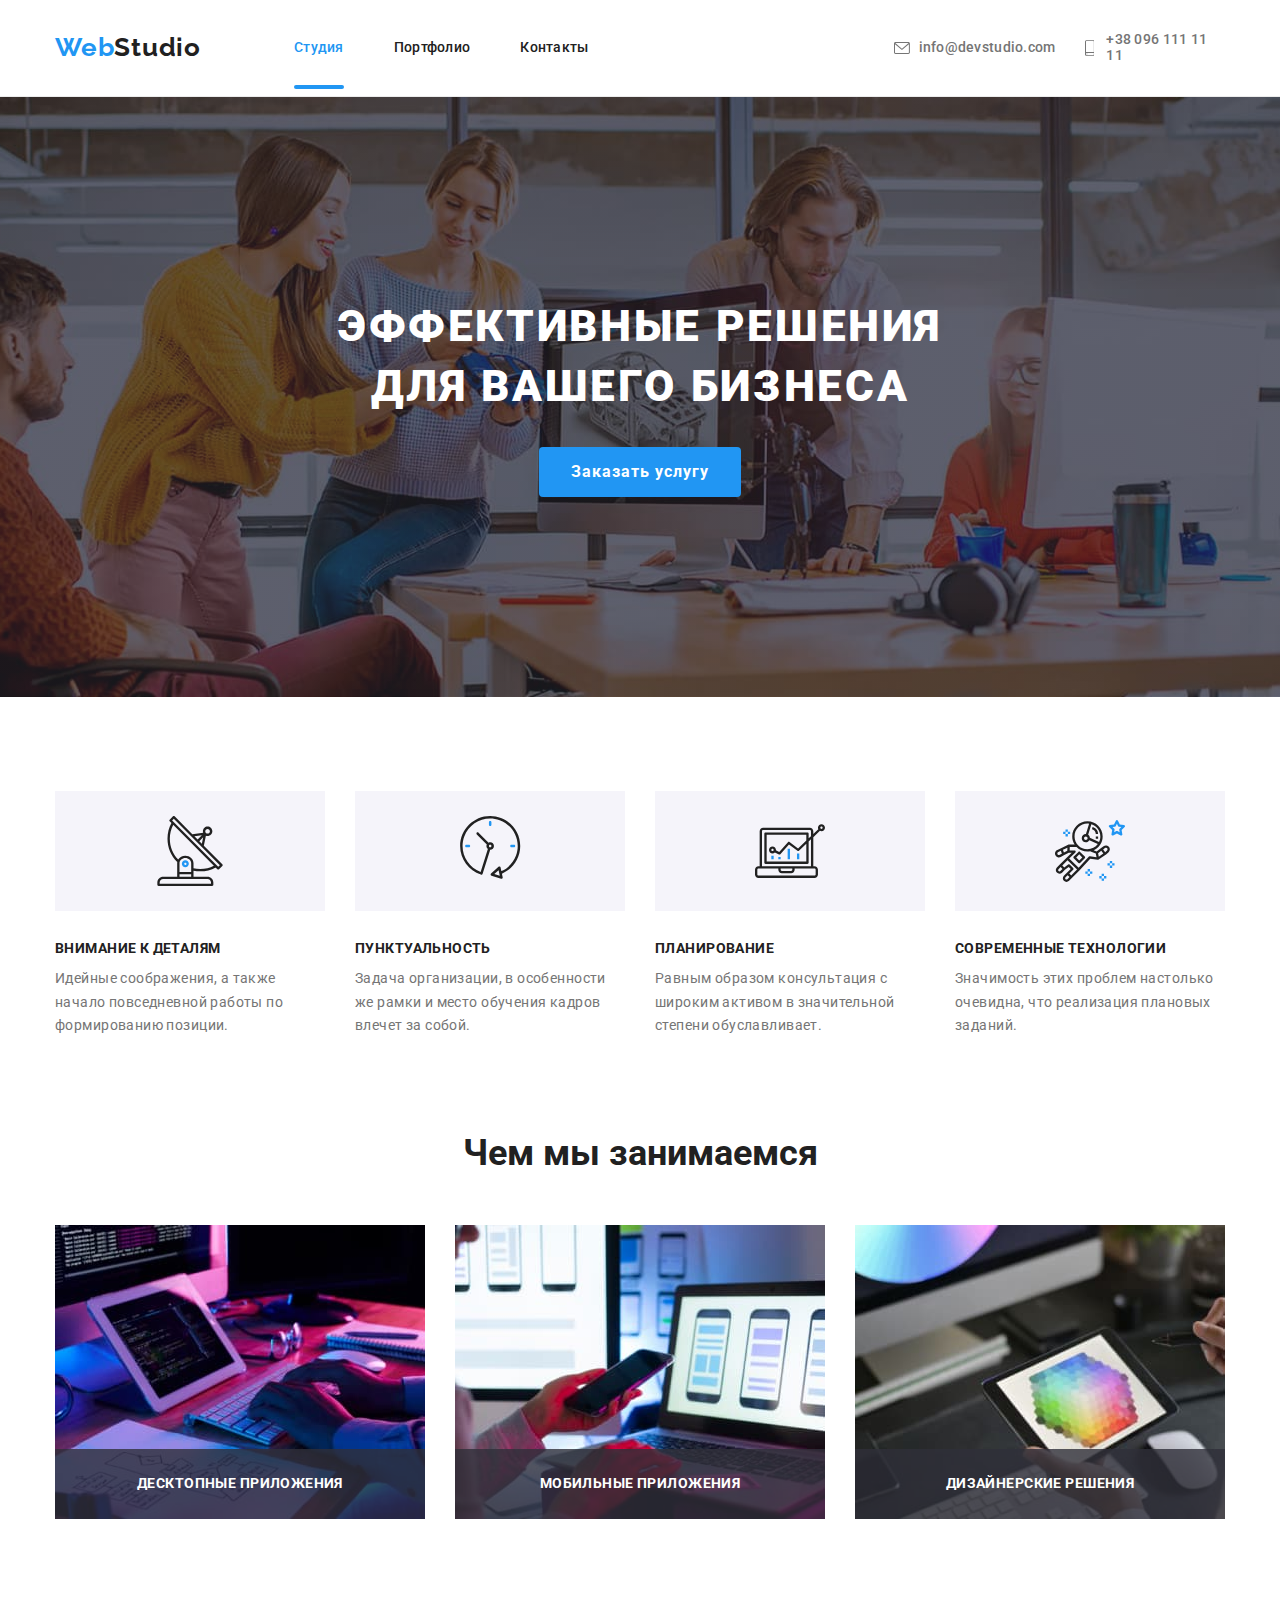
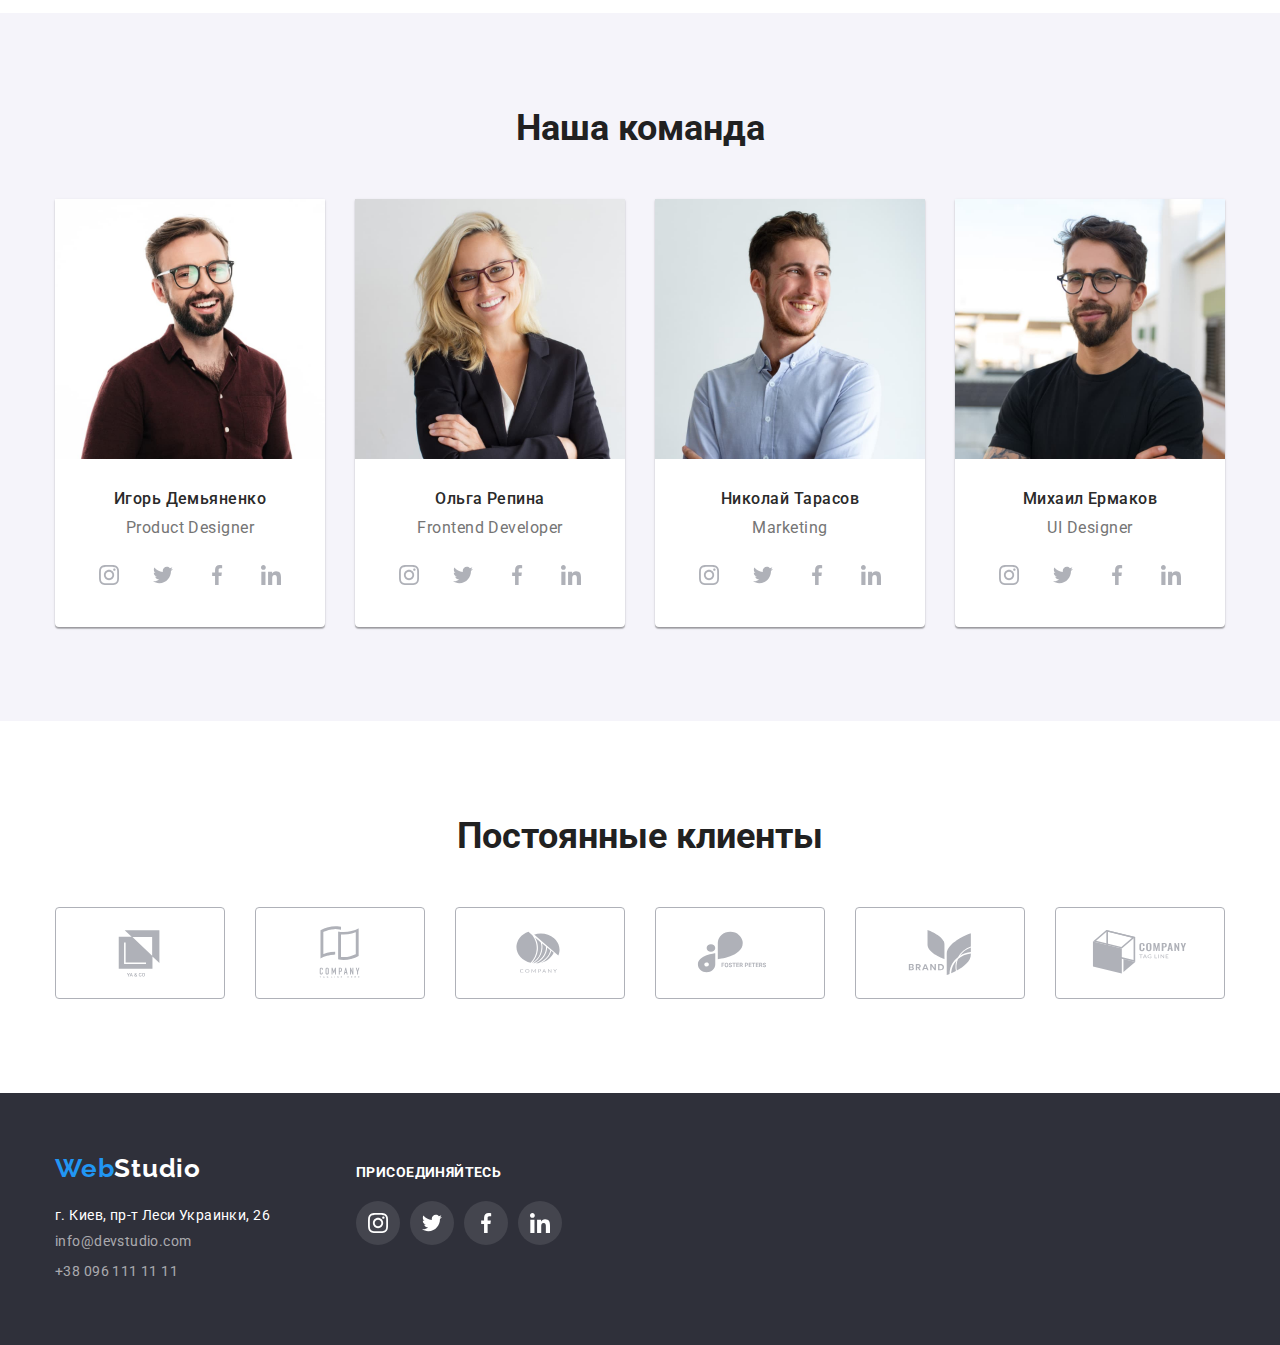
<file: index.html>
<!DOCTYPE html>
<html lang="ru">
<head>
  <meta charset="UTF-8">
  <meta http-equiv="X-UA-Compatible" content="IE=edge">
  <meta name="viewport" content="width=device-width, initial-scale=1.0">
  <title>WebStudio</title>

  <!-- Fontfamily -->
  <link 
  rel="preconnect" 
  href="https://fonts.googleapis.com"
  >
  <link 
  rel="preconnect" 
  href="https://fonts.gstatic.com" crossorigin
  >
  <link 
  href="https://fonts.googleapis.com/css2?family=Raleway:wght@700&family=Roboto:wght@400;500;700;900&display=swap" 
  rel="stylesheet"
  >
  <!-- Normalize -->
  <link 
  rel="stylesheet" 
  href="https://cdnjs.cloudflare.com/ajax/libs/modern-normalize/1.1.0/modern-normalize.min.css"
  >
  <!-- Css -->
  <link 
  rel="stylesheet" 
  href="./css/styles.css"
  >
</head>
<body>

  <!-- Header -->

  <header class="header">
    <div class= "container nav-container">
      <nav class="nav-list">
        <a href="./" class="logo-header logo link" aria-label="WebStudio">
          <span class="logo-web">Web</span>Studio
        </a>
        <ul class="site-nav list">
          <li class="nav-element"><a href="" class="nav-link link current" aria-label="Студия">Студия</a></li>
          <li class="nav-element"><a href="./portfolio.html" class="nav-link link" aria-label="Портфолио">Портфолио</a></li>
          <li class="nav-element"><a href="" class="nav-link link" aria-label="Контакты">Контакты</a></li>
        </ul>
      </nav>

      <ul class="contacts-list list">
        <li class="contacts-item">
          <a href="mailto:info@devstudio.com" class="contacts-link link " aria-label="Mail">
            <svg class="mail-icon"
              width="16px"
              height="12px">
              <use href="./images/icons.svg#icon-envelope"></use>
            </svg>info@devstudio.com
          </a>
        </li>
        <li class="contacts-item">
          <a href="tel:+380961111111" class="contacts-link link " aria-label="Phone number">
            <svg class="tell-icon"
              width="10px"
              height="16px">
              <use href="./images/icons.svg#icon-smartphone"></use>
            </svg>+38 096 111 11 11
          </a>
        </li>
      </ul>
    </div>
  </header>

<!-- Main -->

  <main>

<!-- Hero -->

    <section class="hero">
      <div class=" hero-container container ">
        <h1 class="hero-title">Эффективные решения для вашего бизнеса</h1>
        <button class="button" type="button" data-modal-open >Заказать услугу</button>
      </div>
    </section>

<!-- Feature -->

    <section class="feature-section">
      <div class="container">
        <h2 class="visually-hidden">Преимущество</h2>
        <ul class="feature-list list">
          <li class="feature-item">
            <div class="feature-icon-container">
            <svg class="feature-icon"
            width="70px" 
            height="70px">
              <use href="./images/icons.svg#icon-antenna"></use>
            </svg>
            </div>
            <h3 class="feature-title">Внимание к деталям</h3>
            <p class="feature-subtitle">Идейные соображения, а также начало повседневной работы по формированию позиции.</p>
          </li>
          <li class="feature-item">
            <div class="feature-icon-container">
              <svg class="feature-icon"
            width="70px" 
            height="70px">
              <use href="./images/icons.svg#icon-clock"></use>
            </svg>
            </div>
            <h3 class="feature-title">Пунктуальность</h3>
            <p class="feature-subtitle">Задача организации, в особенности же рамки и место обучения кадров влечет за собой.</p>
          </li>
          <li class="feature-item">
            <div class="feature-icon-container">
              <svg class="feature-icon"
            width="70px" 
            height="70px">
              <use href="./images/icons.svg#icon-diagram"></use>
            </svg>
            </div>
            <h3 class="feature-title">Планирование</h3>
            <p class="feature-subtitle">Равным образом консультация с широким активом в значительной степени обуславливает.</p>
          </li>
          <li class="feature-item">
            <div class="feature-icon-container">
              <svg class="feature-icon"
            width="70px" 
            height="70px">
              <use href="./images/icons.svg#icon-astronaut"></use>
            </svg>
            </div>
            <h3 class="feature-title">Современные технологии</h3>
            <p class="feature-subtitle">Значимость этих проблем настолько очевидна, что реализация плановых заданий.</p>
          </li>
        </ul>
      </div>

    </section>

<!-- Services -->

    <section class="services-section">
      <div class="container">
        <h2 class="section-title">Чем мы занимаемся</h2>
        <ul class="services-list list">
          <li class="services-item">
              <img src="./images/layout.jpg" class="image" alt="Программирование" width="370">
          <p class="services-description">Десктопные приложения</p>
            </li>
          <li class="services-item">
              <img src="./images/design.jpg" class="image" alt="Дизайн" width="370">
          <p class="services-description">Мобильные приложения</p>
            </li>
          <li class="services-item">
              <img src="./images/colorontablet.jpg" class="image" alt="Выбор цвета на графическом планшете" width="370">
          <p class="services-description">Дизайнерские решения</p>
            </li>
        </ul>
      </div>
    </section>

<!-- Team -->

    <section class="team-section">
      <div class="container">
        <h2 class="section-title">Наша команда</h2>
        <ul class="team-list list">
            <li class="team-card">
              <img src="./images/igordemyanenko.jpg" class="image" alt="Игорь Демьяненко" width="270">
            <div class="card-title">
              <h3 class="team-title">Игорь Демьяненко</h3>
              <p class="team-description">Product Designer</p>
              <ul class="social-list list">
                <li class="social-item">
                  <a href="" class="social-element" aria-label="instagram">
                    <svg class="social-icon "
                    height="20px"
                    width="20px">
                      <use href="images/icons.svg#icon-instagram" ></use>
                    </svg>
                  </a></li>
                <li class="social-item">
                  <a href="" class="social-element" aria-label="twitter">
                    <svg class="social-icon "
                    height="20px"
                    width="20px">
                      <use href="images/icons.svg#icon-twitter" ></use>
                    </svg>
                  </a></li>
                <li class="social-item">
                  <a href="" class="social-element"  aria-label="facebook">
                    <svg class="social-icon "
                    height="20px"
                    width="20px">
                      <use href="images/icons.svg#icon-facebook" ></use>
                    </svg>
                  </a></li>
                <li class="social-item">
                  <a href="" class="social-element"  aria-label="linkedin">
                    <svg class="social-icon "
                    height="20px"
                    width="20px">
                      <use href="images/icons.svg#icon-linkedin" ></use>
                    </svg>
                  </a></li>
              </ul>
            </div>
            </li>
            <li class="team-card">
              <img src="./images/olgarepina.jpg" class="image" alt="Ольга Репина" width="270">
            <div class="card-title">
              <h3 class="team-title">Ольга Репина</h3>
              <p class="team-description">Frontend Developer</p>
              <ul class="social-list list">
                <li class="social-item">
                  <a href="" class="social-element">
                    <svg class="social-icon "
                    height="20px"
                    width="20px">
                      <use href="images/icons.svg#icon-instagram" ></use>
                    </svg>
                  </a></li>
                <li class="social-item">
                  <a href="" class="social-element">
                    <svg class="social-icon "
                    height="20px"
                    width="20px">
                      <use href="images/icons.svg#icon-twitter" ></use>
                    </svg>
                  </a></li>
                <li class="social-item">
                  <a href="" class="social-element">
                    <svg class="social-icon "
                    height="20px"
                    width="20px">
                      <use href="images/icons.svg#icon-facebook" ></use>
                    </svg>
                  </a></li>
                <li class="social-item">
                  <a href="" class="social-element">
                    <svg class="social-icon "
                    height="20px"
                    width="20px">
                      <use href="images/icons.svg#icon-linkedin" ></use>
                    </svg>
                  </a></li>
              </ul>
              </div>
            </li>
            <li class="team-card">
              <img src="./images/nikolaitarasov.jpg" class="image" alt="Николай Тарасов" width="270">
            <div class="card-title">
              <h3 class="team-title">Николай Тарасов</h3>
              <p class="team-description">Marketing</p>
              <ul class="social-list list">
                <li class="social-item">
                  <a href="" class="social-element">
                    <svg class="social-icon "
                    height="20px"
                    width="20px">
                      <use href="images/icons.svg#icon-instagram" ></use>
                    </svg>
                  </a></li>
                <li class="social-item">
                  <a href="" class="social-element">
                    <svg class="social-icon "
                    height="20px"
                    width="20px">
                      <use href="images/icons.svg#icon-twitter" ></use>
                    </svg>
                  </a></li>
                <li class="social-item">
                  <a href="" class="social-element">
                    <svg class="social-icon "
                    height="20px"
                    width="20px">
                      <use href="images/icons.svg#icon-facebook" ></use>
                    </svg>
                  </a></li>
                <li class="social-item">
                  <a href="" class="social-element">
                    <svg class="social-icon "
                    height="20px"
                    width="20px">
                      <use href="images/icons.svg#icon-linkedin" ></use>
                    </svg>
                  </a></li>
              </ul>
            </div>
            </li>
            <li class="team-card">
              <img src="./images/mikhailermakov.jpg" class="image" alt="Михаил Ермаков" width="270">
            <div class="card-title">
              <h3 class="team-title">Михаил Ермаков</h3>
              <p class="team-description">UI Designer</p>
              <ul class="social-list list">
                <li class="social-item">
                  <a href="" class="social-element">
                    <svg class="social-icon "
                    height="20px"
                    width="20px">
                      <use href="images/icons.svg#icon-instagram" ></use>
                    </svg>
                  </a></li>
                <li class="social-item">
                  <a href="" class="social-element">
                    <svg class="social-icon "
                    height="20px"
                    width="20px">
                      <use href="images/icons.svg#icon-twitter" ></use>
                    </svg>
                  </a></li>
                <li class="social-item">
                  <a href="" class="social-element">
                    <svg class="social-icon "
                    height="20px"
                    width="20px">
                      <use href="images/icons.svg#icon-facebook" ></use>
                    </svg>
                  </a></li>
                <li class="social-item">
                  <a href="" class="social-element">
                    <svg class="social-icon "
                    height="20px"
                    width="20px">
                      <use href="images/icons.svg#icon-linkedin" ></use>
                    </svg>
                  </a></li>
              </ul>
            </div>
          </li>
        </ul>
      </div>
    </section>

<!-- Our clients -->

<section class="clients-section">
<div class="container">
    <h2 class="section-title">Постоянные клиенты</h2>
  <ul class="clients-list list">
    <li class="clients-item">
    <a  class="clients-icon" href="">
      <svg class="feature-icon "
          width="106px" 
          height="60px">
          <use href="./images/icons.svg#icon-logo-1"></use>
        </svg>
    </a>
    </li>
    <li class="clients-item">
    <a  class="clients-icon" href="">
      <svg class="feature-icon "
          width="106px" 
          height="60px">
          <use href="./images/icons.svg#icon-logo-2"></use>
        </svg>
    </a>
    </li>
    <li class="clients-item">
    <a  class="clients-icon" href="">
      <svg class="feature-icon "
          width="106px" 
          height="60px">
          <use href="./images/icons.svg#icon-logo-3"></use>
        </svg>
    </a>
    </li>
    <li class="clients-item">
    <a class="clients-icon" href="">
      <svg class="feature-icon "
          width="106px" 
          height="60px">
          <use href="./images/icons.svg#icon-logo-4"></use>
        </svg>
    </a>
    </li>
    <li class="clients-item">
    <a  class="clients-icon" href="">
      <svg class="feature-icon "
          width="106px" 
          height="60px">
          <use href="./images/icons.svg#icon-logo-5"></use>
        </svg>
    </a>
    </li>
    <li class="clients-item">
    <a  class="clients-icon" href="">
      <svg class="feature-icon "
          width="106px" 
          height="60px">
          <use href="./images/icons.svg#icon-logo-6"></use>
        </svg>
    </a>
    </li>
  </ul>
</div>
</section>
  </main>

<!-- Footer -->

  <footer class="footer">
    <div class="container">
      <div>
        <a href="./" class="logo-footer logo link" aria-label="WebStudio">
          <span class="logo-web">Web</span>Studio
        </a>
        <address class="address">
          <ul class="contacts-footer list">
            <li class="address-item"><a href="/" class="contacts-address link" aria-label="address">г. Киев, пр-т Леси Украинки, 26</a></li>
            <li class="address-item"><a href="mailto:info@devstudio.com" class="contacts-link link" aria-label="Mail">info@devstudio.com</a></li>
            <li class="address-item"><a href="tel:+380961111111" class="contacts-link link" aria-label="Phone number">+38 096 111 11 11</a></li>
          </ul>
        </address>
      </div>
      <div class="footer-social-container">
          <b class="subscribe">присоединяйтесь</b>
          <ul class="footer-social-list list">
            <li class="footer-social-item">
                    <a href="" class="footer-social-element" aria-label="instagram">
                      <svg class="footer-social-icon"
                      height="20px"
                      width="20px">
                        <use href="images/icons.svg#icon-instagram" ></use>
                      </svg>
                    </a></li>
                  <li class="footer-social-item">
                    <a href="" class="footer-social-element" aria-label="twitter">
                      <svg class="footer-social-icon"
                      height="20px"
                      width="20px">
                        <use href="images/icons.svg#icon-twitter" ></use>
                      </svg>
                    </a></li>
                  <li class="footer-social-item">
                    <a href="" class="footer-social-element" aria-label="facebook">
                      <svg class="footer-social-icon"
                      height="20px"
                      width="20px">
                        <use href="images/icons.svg#icon-facebook" ></use>
                      </svg>
                    </a></li>
                  <li class="footer-social-item">
                    <a href="" class="footer-social-element"  aria-label="linkedin">
                      <svg class="footer-social-icon"
                      height="20px"
                      width="20px">
                        <use href="images/icons.svg#icon-linkedin" ></use>
                      </svg>
                    </a></li>
          </ul>
      </div> 
    </div>
  </footer>

<!-- Modal -->

  <div class="backdrop is-hidden" data-modal>
    <div class="modal">
      <button class="modal-close" type="button" data-modal-close>
        <svg class="modal-close-icon"
        width="18px"
        height="18px">
          <use href="./images/icons.svg#icon-close-black"></use>
        </svg>
      </button>
    </div>
  </div>

  <script src="./js/modal.js"></script>
</body>
</html>
</file>
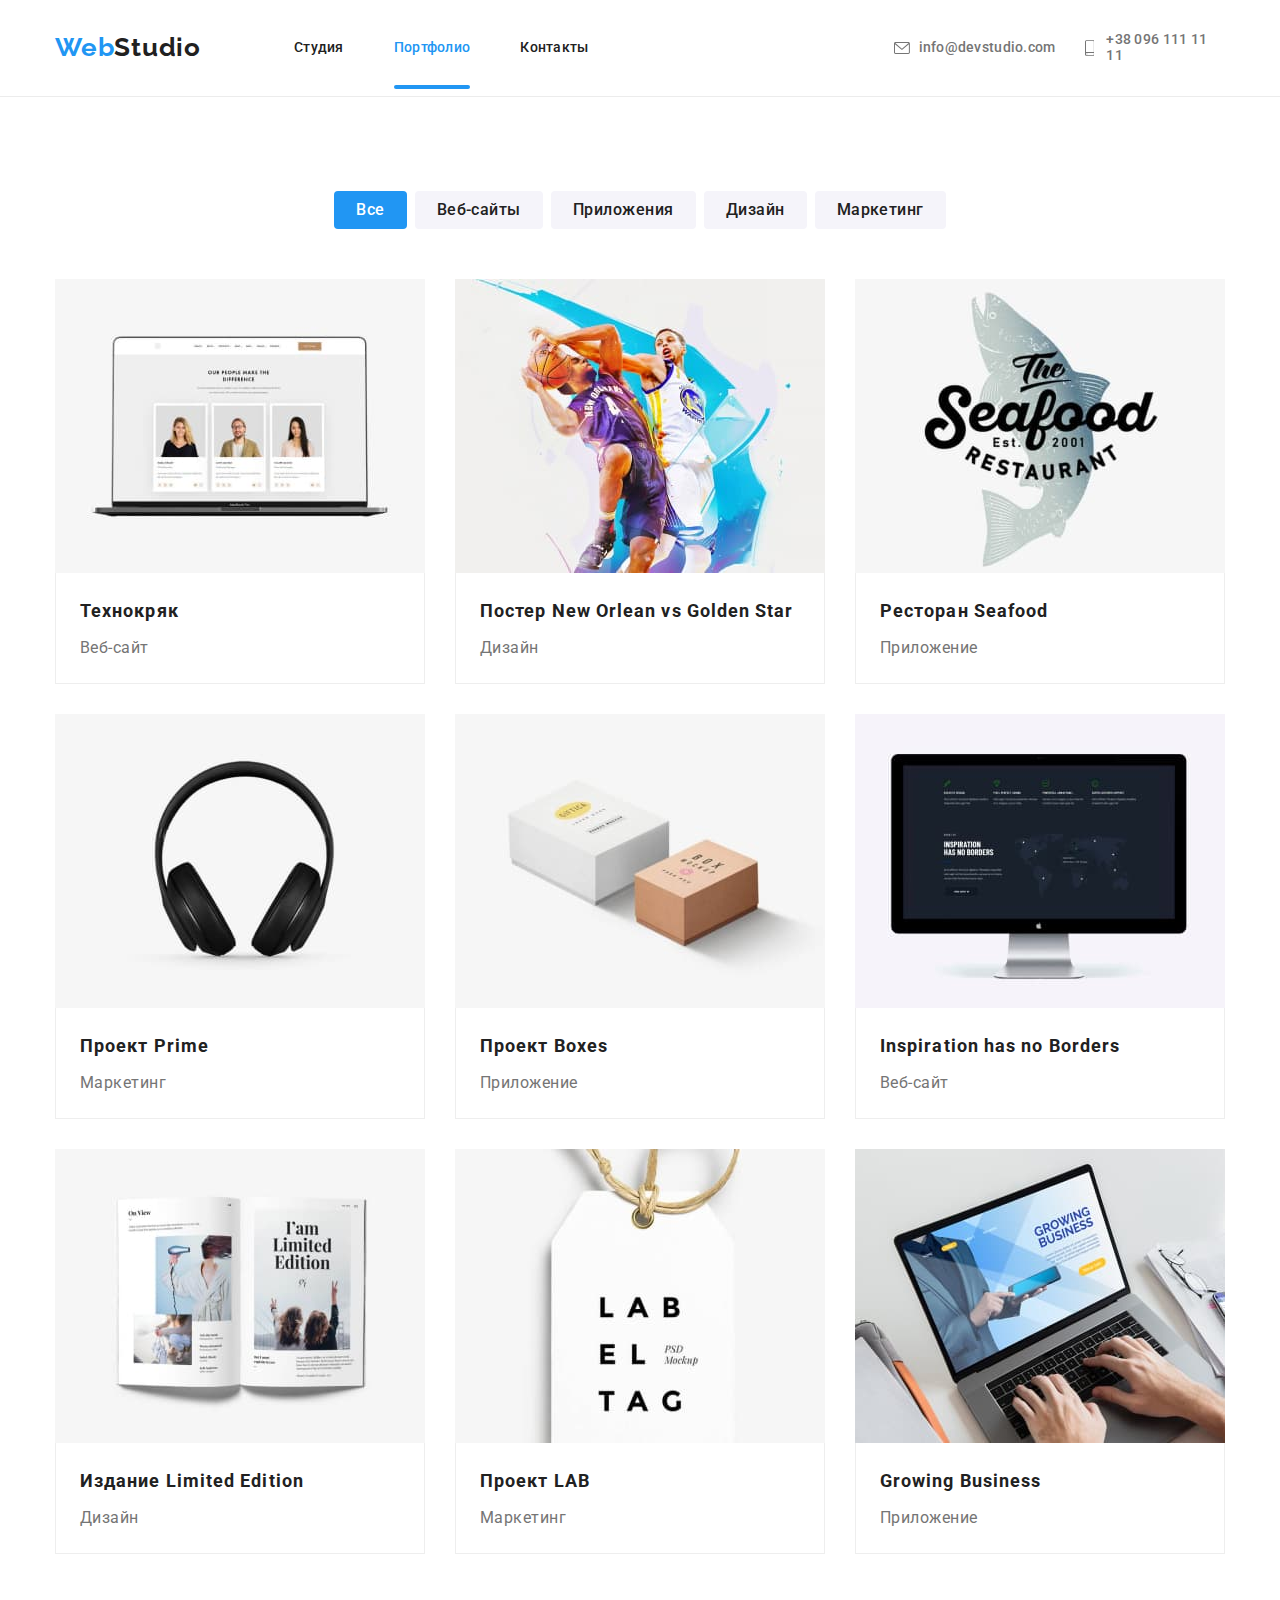
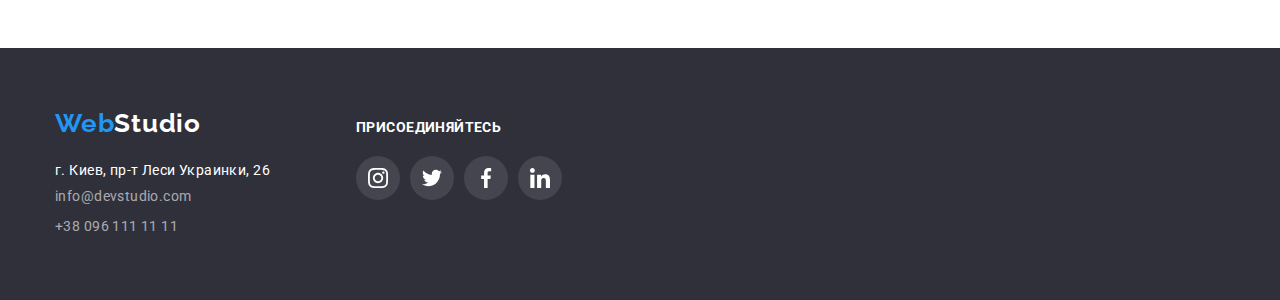
<file: portfolio.html>
<!DOCTYPE html>
<html lang="en">
<head>
  <meta charset="UTF-8">
  <meta http-equiv="X-UA-Compatible" content="IE=edge">
  <meta name="viewport" content="width=device-width, initial-scale=1.0">
  <title>WebStudio</title>

  <!-- Fontfamily -->
  <link rel="preconnect" href="https://fonts.googleapis.com">
  <link rel="preconnect" href="https://fonts.gstatic.com" crossorigin>
  <link href="https://fonts.googleapis.com/css2?family=Raleway:wght@700&family=Roboto:wght@400;500;700;900&display=swap" rel="stylesheet">
  <!-- Normalize -->
  <link 
  rel="stylesheet" 
  href="https://cdnjs.cloudflare.com/ajax/libs/modern-normalize/1.1.0/modern-normalize.min.css"
  >
  <!-- Css -->
  <link rel="stylesheet" href="./css/styles.css">
</head>
<body>

  <!-- Header -->

  <header class="header">
    <div class= "container nav-container">
      <nav class="nav-list">
        <a href="./" class=" logo-header logo link" aria-label="WebStudio">
          <span class="logo-web">Web</span>Studio
        </a>
        <ul class="site-nav list">
          <li class="nav-element"><a href="./index.html" class="nav-link link" aria-label="Студия">Студия</a></li>
          <li class="nav-element"><a href="./portfolio.html" class="nav-link link current" aria-label="Портфолио">Портфолио</a></li>
          <li class="nav-element"><a href="" class="nav-link link" aria-label="Контакты">Контакты</a></li>
        </ul>
      </nav>

      <ul class="contacts-list list">
        <li class="contacts-item">
          <a href="mailto:info@devstudio.com" class="contacts-link link" aria-label="Mail">
            <svg class="mail-icon"
              width="16px"
              height="12px">
              <use href="./images/icons.svg#icon-envelope"></use>
            </svg>info@devstudio.com
          </a>
        </li>
        <li class="contacts-item">
          <a href="tel:+380961111111" class="contacts-link link" aria-label="Phone number">
            <svg class="tell-icon"
              width="10px"
              height="16px">
              <use href="./images/icons.svg#icon-smartphone"></use>
            </svg>+38 096 111 11 11
          </a>
        </li>
      </ul>
    </div>
  </header>

<!-- Main -->

  <main>

<!-- Filter -->
<section class="section-portfolio">
  <div class="container">
  <h1 class="visually-hidden">Наши работы</h1>
  <ul class="filter list">
    <li class="filter-item"><button type="button" class="filter-button current">Все</button></li>
    <li class="filter-item"><button type="button" class="filter-button">Веб-сайты</button></li>
    <li class="filter-item"><button type="button" class="filter-button">Приложения</button></li>
    <li class="filter-item"><button type="button" class="filter-button">Дизайн</button></li>
    <li class="filter-item"><button type="button" class="filter-button">Маркетинг</button></li>
  </ul>

  <!-- Portfolio -->
  
      <ul class="portfolio list">
    <li class="portfolio-card">
        <a href="/" target="_blank" class="link portfolio-link">
        <div class="portfolio-overlay">
          <p class="portfolio-text-overlay">Ресурс предлагает комплексные предложения с разным уровнем функционала и сервисов. Все это позволит посетителю получить исчерпывающие сведения о компании или частном лице.</p>
          <img src="./images/technokriak.jpg" class="image" alt="Технокряк" width="370">
        </div>
          <div class= "portfolio-title-descr">
        <h3 class="portfolio-title">Технокряк</h3>
        <p class="description">Веб-сайт</p>
        </div>  
      </a>
    </li>
    <li class="portfolio-card">
        <a href="/" target="_blank" class="link portfolio-link">
        <div class="portfolio-overlay">
          <p class="portfolio-text-overlay">Ресурс предлагает комплексные предложения с разным уровнем функционала и сервисов. Все это позволит посетителю получить исчерпывающие сведения о компании или частном лице.</p>
          <img src="./images/bassketball.jpg" class="image" alt="Баскетболисты" width="370">
        </div>
          <div class="portfolio-title-descr">
        <h3 class="portfolio-title">Постер New Orlean vs Golden Star</h3>
        <p class="description">Дизайн</p>
        </div>
      </a>
    </li>
    <li class="portfolio-card">
      <a href="/" target="_blank" class="link portfolio-link">
        <div class="portfolio-overlay">
          <p class="portfolio-text-overlay">Ресурс предлагает комплексные предложения с разным уровнем функционала и сервисов. Все это позволит посетителю получить исчерпывающие сведения о компании или частном лице.</p>
          <img src="./images/seafood.jpg" class="image" alt="Эмблема в виде рыбы" width="370">
        </div>
          <div class="portfolio-title-descr">
        <h3 class="portfolio-title">Ресторан Seafood</h3>
        <p class="description">Приложение</p>
        </div>
      </a>
    </li>
    <li class="portfolio-card">
      <a href="/" target="_blank" class="link portfolio-link">
        <div class="portfolio-overlay">
          <p class="portfolio-text-overlay">Ресурс предлагает комплексные предложения с разным уровнем функционала и сервисов. Все это позволит посетителю получить исчерпывающие сведения о компании или частном лице.</p>
          <img src="./images/headphone.jpg" class="image" alt="Наушники" width="370">
        </div>
          <div class="portfolio-title-descr">
        <h3 class="portfolio-title">Проект Prime</h3>
        <p class="description">Маркетинг</p>
        </div>
      </a>
    </li>
    <li class="portfolio-card">
      <a href="/" target="_blank" class="link portfolio-link">
        <div class="portfolio-overlay">
          <p class="portfolio-text-overlay">Ресурс предлагает комплексные предложения с разным уровнем функционала и сервисов. Все это позволит посетителю получить исчерпывающие сведения о компании или частном лице.</p>
          <img src="./images/boxes.jpg" class="image" alt="Коробки" width="370" >
        </div>
          <div class="portfolio-title-descr">
        <h3 class="portfolio-title">Проект Boxes</h3>
        <p class="description">Приложение</p>
        </div>
      </a>
    </li>
    <li class="portfolio-card">
      <a href="/" target="_blank" class="link portfolio-link">
        <div class="portfolio-overlay">
          <p class="portfolio-text-overlay">Ресурс предлагает комплексные предложения с разным уровнем функционала и сервисов. Все это позволит посетителю получить исчерпывающие сведения о компании или частном лице.</p>
          <img src="./images/website.jpg" class="image" alt="Веб-сайт" width="370">
        </div>
          <div class="portfolio-title-descr">
        <h3 class="portfolio-title">Inspiration has no Borders</h3>
        <p class="description">Веб-сайт</p>
        </div>
      </a>
    </li>
    <li class="portfolio-card">
      <a href="/" target="_blank" class="link portfolio-link">
        <div class="portfolio-overlay">
          <p class="portfolio-text-overlay">Ресурс предлагает комплексные предложения с разным уровнем функционала и сервисов. Все это позволит посетителю получить исчерпывающие сведения о компании или частном лице.</p>
          <img src="./images/book.jpg" class="image" alt="Книга" width="370">
        </div>
        <div class="portfolio-title-descr">
          <h3 class="portfolio-title">Издание Limited Edition</h3>
          <p class="description">Дизайн</p>
        </div>
      </a>
    </li>
    <li class="portfolio-card">
      <a href="/" target="_blank" class="link portfolio-link">
        <div class="portfolio-overlay">
          <p class="portfolio-text-overlay">Ресурс предлагает комплексные предложения с разным уровнем функционала и сервисов. Все это позволит посетителю получить исчерпывающие сведения о компании или частном лице.</p>
          <img src="./images/labeltag.jpg" class="image" alt="Метка" width="370">
        </div>
          <div class="portfolio-title-descr">
        <h3 class="portfolio-title">Проект LAB</h3>
        <p class="description">Маркетинг</p>
        </div>
      </a>
    </li>
    <li class="portfolio-card">
      <a href="/" target="_blank" class="link portfolio-link">
        <div class="portfolio-overlay">
          <p class="portfolio-text-overlay">Ресурс предлагает комплексные предложения с разным уровнем функционала и сервисов. Все это позволит посетителю получить исчерпывающие сведения о компании или частном лице.</p>
          <img src="./images/growingbusiness.jpg" class="image" alt="Сайт на мониторе" width="370">
        </div>
          <div class="portfolio-title-descr">
        <h3 class="portfolio-title">Growing Business</h3>
        <p class="description">Приложение</p>
        </div>
      </a>
      </li>
  </ul>
  </div>

</section>
  </main>

<!-- Footer -->

  <footer class="footer">
    <div class="container">
      <div>
        <a href="./" class="logo-footer logo link" aria-label="WebStudio">
          <span class="logo-web">Web</span>Studio
        </a>
        <address class="address">
          <ul class="contacts-footer list">
            <li class="address-item"><a href="/" class="contacts-address link" aria-label="address">г. Киев, пр-т Леси Украинки, 26</a></li>
            <li class="address-item"><a href="mailto:info@devstudio.com" class="contacts-link link" aria-label="Mail">info@devstudio.com</a></li>
            <li class="address-item"><a href="tel:+380961111111" class="contacts-link link" aria-label="Phone number">+38 096 111 11 11</a></li>
          </ul>
        </address>
      </div>
      <div class="footer-social-container">
          <b class="subscribe">присоединяйтесь</b>
          <ul class="footer-social-list list">
            <li class="footer-social-item">
                    <a href="" class="footer-social-element" aria-label="instagram">
                      <svg class="footer-social-icon"
                      height="20px"
                      width="20px">
                        <use href="images/icons.svg#icon-instagram" ></use>
                      </svg>
                    </a></li>
                  <li class="footer-social-item">
                    <a href="" class="footer-social-element" aria-label="twitter">
                      <svg class="footer-social-icon"
                      height="20px"
                      width="20px">
                        <use href="images/icons.svg#icon-twitter" ></use>
                      </svg>
                    </a></li>
                  <li class="footer-social-item">
                    <a href="" class="footer-social-element" aria-label="facebook">
                      <svg class="footer-social-icon"
                      height="20px"
                      width="20px">
                        <use href="images/icons.svg#icon-facebook" ></use>
                      </svg>
                    </a></li>
                  <li class="footer-social-item">
                    <a href="" class="footer-social-element"  aria-label="linkedin">
                      <svg class="footer-social-icon"
                      height="20px"
                      width="20px">
                        <use href="images/icons.svg#icon-linkedin" ></use>
                      </svg>
                    </a></li>
          </ul>
      </div> 
    </div>
  </footer>
</body>
</html>
</file>
<file: css/styles.css>
/* Styles for index.html */
:root {
  --primary-text-color: #2a2a2a;
  --title-text-color: #212121;
  --accent-color: #2196F3;
  --primary-white-color: #FFFFFF;
  --grey: #757575;
  --grey-light: rgba(255, 255, 255, 0.6);
  --grey-ultra-light: #F5F4FA;
  --background-color: #2F303A;
  --background-color-for-hero:#C4C4C4;
  /* --primary-bg-color:#E5E5E5; */
} 

/* Box-sizing */
html {
  box-sizing: border-box;
}


/* Body */
body {
  margin: 0;

  /* background-color: var(--primary-bg-color); */
  color: var(--primary-text-color);

  font-size: 14px;
  font-weight: 400;
  line-height: 1.71;
  font-family: Roboto, sans-serif;
}

/* Class .container  */
.container {
  width: 1200px;
  margin: 0 auto;
  padding: 0 15px;
}

/* Class .list  */
.list {
  list-style: none;
  
  margin: 0;
  padding: 0;
}

/* Class .link  */
.link {
  text-decoration: none;
}

/* Class .section-title  */
.section-title {
  color: var(--title-text-color);

  font-size: 36px;
  line-height: 1.17;
  text-align: center;
}

/* Class .image */
.image {
  width: 100%;
  height: auto;
  display:block;
}

/* INDEX.HTML */

/* HEADER */
.header {
  border-bottom: 1px solid #ECECEC
}

.nav-container {
  display: flex;
  align-items: center;
}

.nav-list {
  display: flex;
  align-items: center;
}

/* Logo */

.logo {
  margin-right: 93px;

  color: var(--title-text-color);

  font-family: Raleway;
  font-size: 26px;
  font-weight: 700;
  line-height: 1.19;
  letter-spacing: 0.03em;
}

.logo-web {
  color: var(--accent-color);
}

/* Nav */

.site-nav {
  display: flex;
  align-items: center;
}

.nav-element:not(:last-child) {
  margin-right: 50px;
}

.nav-link {
  display: block;
  padding: 32px 0;

  color: var(--title-text-color);

  font-weight: 500;
  line-height: 1.14;
  letter-spacing: 0.02em;

  transition-timing-function: cubic-bezier(0.4, 0, 0.2, 1);
  transition-duration: 250ms;
  transition-property: color;

}

.nav-link:hover,
.nav-link:focus {
  color: var(--accent-color);
}

.nav-link.current{
  color: var(--accent-color);
}

/* hover-line */
.nav-link.current,
.nav-link {
  position: relative;
}


.nav-link.current::after {
  content: "";
  position: absolute;
  bottom: -1.5px;
  left: 0;

  width: 100%;
  height: 4px;

  background: #2196F3;
  border-radius: 2px;
  }




/* contacts */

.contacts-list {
  display: flex;
  align-items: center;
  margin-left: 305px;
}

.contacts-item:not(:last-child){
  margin-right: 29px;
}

.contacts-link {
  display: flex;
  align-items: center;
  padding: 32px 0;


  color: var(--grey);
  fill: var(--grey);

  font-weight: 500;
  line-height: 1.14;
  letter-spacing: 0.02em;

  transition-timing-function: cubic-bezier(0.4, 0, 0.2, 1) ;
  transition-duration: 250ms;
  transition-property: color, fill;
}

.contacts-link:hover,
.contacts-link:focus {
  color: var(--accent-color);
  fill: var(--accent-color);
}

/* icons for contacts */
.mail-icon {
  margin-right: 9px;
}

.tell-icon {
  margin-right: 12px;
}


/* MAIN */

/* Hero */
.hero {
  padding: 200px 0;
  margin: auto;


  background-color: var(--background-color-for-hero);

  background-image:
  linear-gradient(
    rgba(47, 48, 58, 0.475),
    rgba(47, 48, 58, 0.475)),
    url(../images/team.jpg);
  background-repeat: no-repeat;
  background-position: center;
  max-width: 1600px; 
  }

.hero-container {
  text-align: center;
}


.visually-hidden {
  position: absolute;
  width: 1px;
  height: 1px;
  margin: -1px;
  padding: 0;
  overflow: hidden;
  border: 0;
  clip: rect(0 0 0 0);
}

.hero-title {
  max-width: 696px;
  margin: 0 auto 30px;

  color: var(--primary-white-color);

  font-weight: 900;
  font-size: 44px;
  line-height: 1.36;
  letter-spacing: 0.06em;
  text-transform: uppercase;
}

.button {
  padding: 10px 32px;
  min-width: 200px;
  border: 0;
  border-radius: 4px;

  color: var(--primary-white-color);
  background-color: var(--accent-color);

  font-family: inherit;
  font-weight: 700;
  font-size: 16px;
  line-height: 1.88;
  letter-spacing: 0.06em;

  cursor: pointer;
  transition-duration: 250ms;
  transition-timing-function: cubic-bezier(0.4, 0, 0.2, 1);
  transition-property: background-color;
}
.button:focus,
.button:hover {
  background-color: #188CE8;;
}

/* Feature */

.feature-section {
  padding: 94px 0 47px;
}

.feature-list {

  display: flex;
  align-items: center;
  justify-content: center;
}

.feature-item {
  width: 270px;
  margin-right: 30px;
}

.feature-item:last-child {
  margin-right: 0;
}

.feature-icon-container {
  margin-bottom: 30px;
  display: flex;
  align-items: center;
  justify-content: center;

  background: #F5F4FA;

  width: 270px;
  height: 120px;
}

.feature-title {
  margin: 0 0 10px;
  color: var(--title-text-color);

  font-weight: 700;
  font-size: 14px;
  line-height: 1.14;
  text-transform: uppercase;
  letter-spacing: 0.03em;
}

.feature-subtitle {
  margin: 0;

  color: var(--grey);

  line-height: 1.71;
  letter-spacing: 0.03em;
}

/* Services */

.services-section {
  padding: 47px 0 94px;
}

.section-title {
  margin: 0 0 50px;
  
  text-align: center;
}

.services-list {
  display: flex;
  align-items: center;
  justify-content: center;
}
  
.services-item {
  position: relative;

  margin-right: 30px;
}

.services-item:last-child {
  margin-right: 0;
}
/* description */

.services-description {
  position: absolute;
  bottom: 0;
  padding: 27px;
  right: 0;
  left: 0;

  margin: 0;
  font-weight: 700;
  line-height: 1.14;
  text-align: center;
  letter-spacing: 0.03em;
  text-transform: uppercase;

  color: var(--primary-white-color);

  background: rgba(47, 48, 58, 0.8);
}

/* Team */

.team-section {
  background-color: #F5F4FA;
  padding: 94px 0;
}

.team-list {
  display: flex;
  align-items: center;
  justify-content: center;
}

.team-card {
  margin: 0 30px 0 0;

  background-color:var(--primary-white-color) ;

  box-shadow: 0px 1px 3px rgba(0, 0, 0, 0.12), 0px 1px 1px rgba(0, 0, 0, 0.14), 0px 2px 1px rgba(0, 0, 0, 0.2);
  border-radius: 0px 0px 4px 4px;
}

.card-title {
  padding: 30px 32px;

  text-align: center;
}

.team-title {
  margin: 0 0 10px 0;

  font-weight: 500;
  font-size: 16px;
  line-height: 1.19;
  letter-spacing: 0.03em;
}



.team-card:last-child {
  margin-right: 0;
}

.team-description {

  color: var(--grey);

  font-weight: 400;
  font-size: 16px;
  line-height: 1.19;
  letter-spacing: 0.03em;

  margin: 0 0 16px;
}

.social-list {
  display: flex;
  align-items: center;
  justify-content: center;
}

.social-element {
  display: flex;
  align-items: center;
  justify-content: center;

  fill: #AFB1B8 ;

  height: 44px;
  width: 44px;
  border-radius: 50%;
  transition-timing-function: cubic-bezier(0.4, 0, 0.2, 1) ;
  transition-duration: 250ms;
  transition-property: background-color, fill;

}
.social-item:not(:last-child) {
  margin-right: 10px;
  
}

.social-element:hover,
.social-element:focus {
  background-color: var(--accent-color);
  fill: var(--primary-white-color)
}

/* Our clients */

.clients-section {
  padding: 94px 0;
}
.clients-list {
  display: flex;
  align-items: center;
}

.clients-item {
  width: 170px;
  height: 92px;
}

.clients-icon{
  display: flex;
  align-items: center;
  justify-content: center;

  fill: #AFB1B8;


  border: 1px solid #AFB1B8;
  border-radius: 4px;
  width: 100%;
  height: 100%;

  transition-timing-function: cubic-bezier(0.4, 0, 0.2, 1) ;
  transition-duration: 250ms;
  transition-property: fill, border;
}
.clients-item:not(:last-child) {
  margin-right: 30px;
}

.clients-icon:hover,
.clients-icon:focus {
  fill: var(--accent-color);
  border: 1px solid #2196F3;
}

/* FOOTER */

.footer {
  padding: 60px 0;

  background-color: var(--background-color)
}



.footer .logo {
  color: var(--primary-white-color);
}

.logo-footer {
  display: inline-block;
  margin-bottom: 20px;
  margin-right: 0;
}
.address-item {
  margin-bottom: 9px;
  height: 21px;
}
.address-item:last-child {
  margin-bottom: 0;
}

.contacts-footer {
  width: 231px;
}

.contacts-address {
  color: var(--primary-white-color);

  font-style: normal;
  letter-spacing: 0.03em;

}

.footer .contacts-link {
  padding: 0;
  color: var(--grey-light);

  font-weight: 400;
  font-style: normal;
  letter-spacing: 0.03em;

  transition-timing-function: cubic-bezier(0.4, 0, 0.2, 1) ;
  transition-duration: 250ms;
  transition-property: color;
}

.footer .contacts-link:hover,
.footer .contacts-link:focus {
  color: var(--accent-color);
}
/* Social */

.footer .container {
  display: flex;
  align-items: baseline;
}

.footer-social-container {
margin-left: 70px;
}

.subscribe {
  display: block;
  margin-bottom: 20px;

  color: var(--primary-white-color);


  font-weight: 700;
  line-height: 1.14;
  letter-spacing: 0.03em;
  text-transform: uppercase;
}

.footer-social-list {
display: flex;
}

.footer-social-item {
display: flex;
}

.footer-social-item:not(:last-child) {
  margin-right: 10px;
}

.footer-social-element {
  display: flex;
  align-items: center;
  justify-content: center;

  background-color: rgba(255, 255, 255, 0.1);
  fill: var(--primary-white-color);

  width: 44px;
  height: 44px;
  border-radius: 50%;

  transition-duration: 250ms;
  transition-timing-function: cubic-bezier(0.4, 0, 0.2, 1);
  transition-property: background-color;
}

.footer-social-element:hover,
.footer-social-element:focus {
  background-color: var(--accent-color);

}

/* Modal */

.backdrop {
  position: fixed;


  width: 100vw;
  height: 100vh;
  left: 0px;
  top: 0px;

  background: rgba(0, 0, 0, 0.2);
  
  opacity: 1;
  visibility: visible;
  pointer-events: initial;

  transition-property: opacity, visibility;
  transition-duration: 250ms;
  transition-timing-function: cubic-bezier(0.4, 0, 0.2, 1);

}

.modal {
  position: absolute;
  width: 528px;
  height: 581px;
  top:50%;
  left:50%;
  transform: translate(-50%,-50%);

  background: #FFFFFF;
  box-shadow: 0px 1px 3px rgba(0, 0, 0, 0.12), 0px 1px 1px rgba(0, 0, 0, 0.14), 0px 2px 1px rgba(0, 0, 0, 0.2);
  border-radius: 4px;
}

.backdrop.is-hidden {
  opacity: 0;
  visibility: hidden;
  pointer-events: none;
}

.modal-close {
  display: flex;
  justify-content: center;
  align-items: center;
  position: absolute;
  top: 8px;
  right: 8px;

  width: 30px;
  height: 30px;

  background: #FFFFFF;
  border: 1px solid rgba(0, 0, 0, 0.1);
  border-radius: 50%;

  cursor: pointer;
  transition-timing-function: cubic-bezier(0.4, 0, 0.2, 1) 250s;
  transition-duration: 250ms;
  transition-property: fill;
}

  .modal-close:focus,
  .modal-close:hover {
  fill:var(--accent-color);
}

.modal-close-icon {
  display: block;
}




/* STYLES FOR PORTFOLIO */

/* MAIN */
/* Portfolio */
.section-portfolio {
  padding: 94px 0;
}

.portfolio {
  display: flex;
  flex-wrap: wrap;
}

.portfolio-card {
  margin: 0 30px 30px 0;
}

.portfolio-card:nth-child(3n+3) {
  margin-right: 0;
}

.portfolio-card:nth-last-child(-n+3) {
  margin-bottom: 0;
}
.portfolio-link{
  display: block;
  transition-timing-function: cubic-bezier(0.4, 0, 0.2, 1) ;
  transition-duration: 250ms;
  transition-property: box-shadow;
}

.portfolio-link:hover,
.portfolio-link:focus {
  box-shadow: 0px 1px 1px rgba(0, 0, 0, 0.12),
    0px 4px 4px rgba(0, 0, 0, 0.06),
    1px 4px 6px rgba(0, 0, 0, 0.16);
}

.portfolio-title-descr {
  padding: 20px 24px;

  border: 1px solid #EEEEEE;
  border-top: 0;
}

.portfolio-title {
  margin: 0 0 4px;

  color: var(--title-text-color);

  font-size: 18px;
  line-height: 2;
  letter-spacing: 0.06em;
}

.description {
  margin: 0;

  color: var(--grey);

  font-size: 16px;
  line-height: 1.88;
  letter-spacing: 0.03em;
}

/* overlay */

.image-container{
  position: relative;
}

.portfolio-text-overlay {
  position: absolute;
  transform: translateY(100%);
  transition-timing-function: cubic-bezier(0.4, 0, 0.2, 1) ;
  transition-duration: 250ms;
  transition-property: transform, opacity;
  top: 0;
  bottom: 0;
  opacity: 0;

  padding: 63px 24px;
  margin: 0;

  font-weight: 400;
  font-size: 18px;
  line-height: 1.5;
  letter-spacing: 0.03em;

  color: var(--primary-white-color);

  background: rgba(33, 150, 243, 0.9);
}

.portfolio-overlay {
position: relative;
overflow: hidden;
}



.portfolio-link:hover .portfolio-text-overlay,
.portfolio-link:focus .portfolio-text-overlay {
    transform: translateY(0);
    opacity: 1;
  }



/* Filter */
.filter {
    display: flex;
    justify-content: center;
    margin-bottom: 50px;
}

.filter-item {
margin-right: 8px;
}

.filter-item:last-child {
  margin-right: 0;
}

.filter-button {
  padding: 6px 22px;
  
  color: var(--title-text-color);
  background-color: var(--grey-ultra-light);
  border: 0;
  
  font-family: inherit;
  font-weight: 500;
  font-size: 16px;
  line-height: 1.63;
  letter-spacing: 0.03em;
  border-radius: 4px;
  
  cursor: pointer;
  transition-timing-function: cubic-bezier(0.4, 0, 0.2, 1);
  transition-duration:250ms;
  transition-property:color, background-color, box-shadow;
  
}

.filter-button.current {
  color: var(--primary-white-color);
  background-color: var(--accent-color)
}

.filter-button:hover,
.filter-button:focus {
  color: var(--primary-white-color);
  background-color: var(--accent-color);
  box-shadow: 0px 3px 1px rgba(0, 0, 0, 0.1), 0px 1px 2px rgba(0, 0, 0, 0.08), 0px 2px 2px rgba(0, 0, 0, 0.12);

}
</file>
